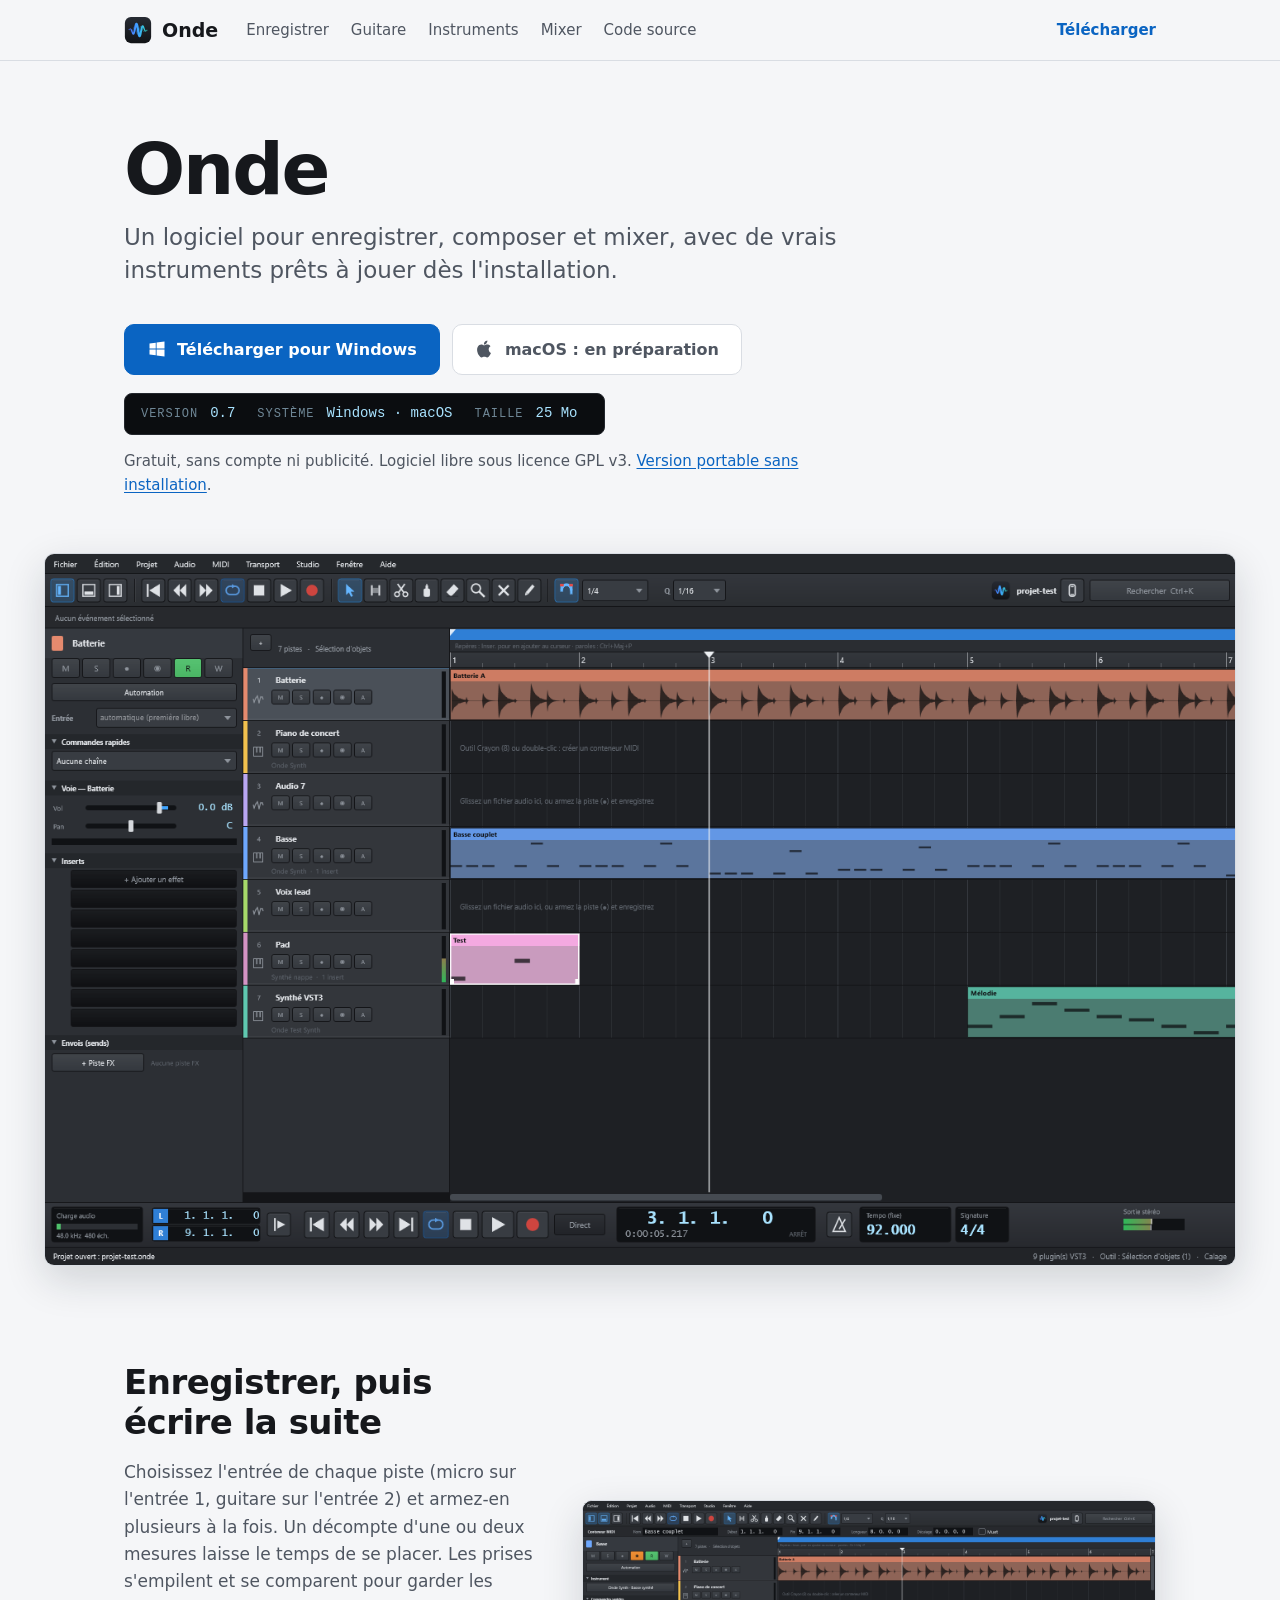
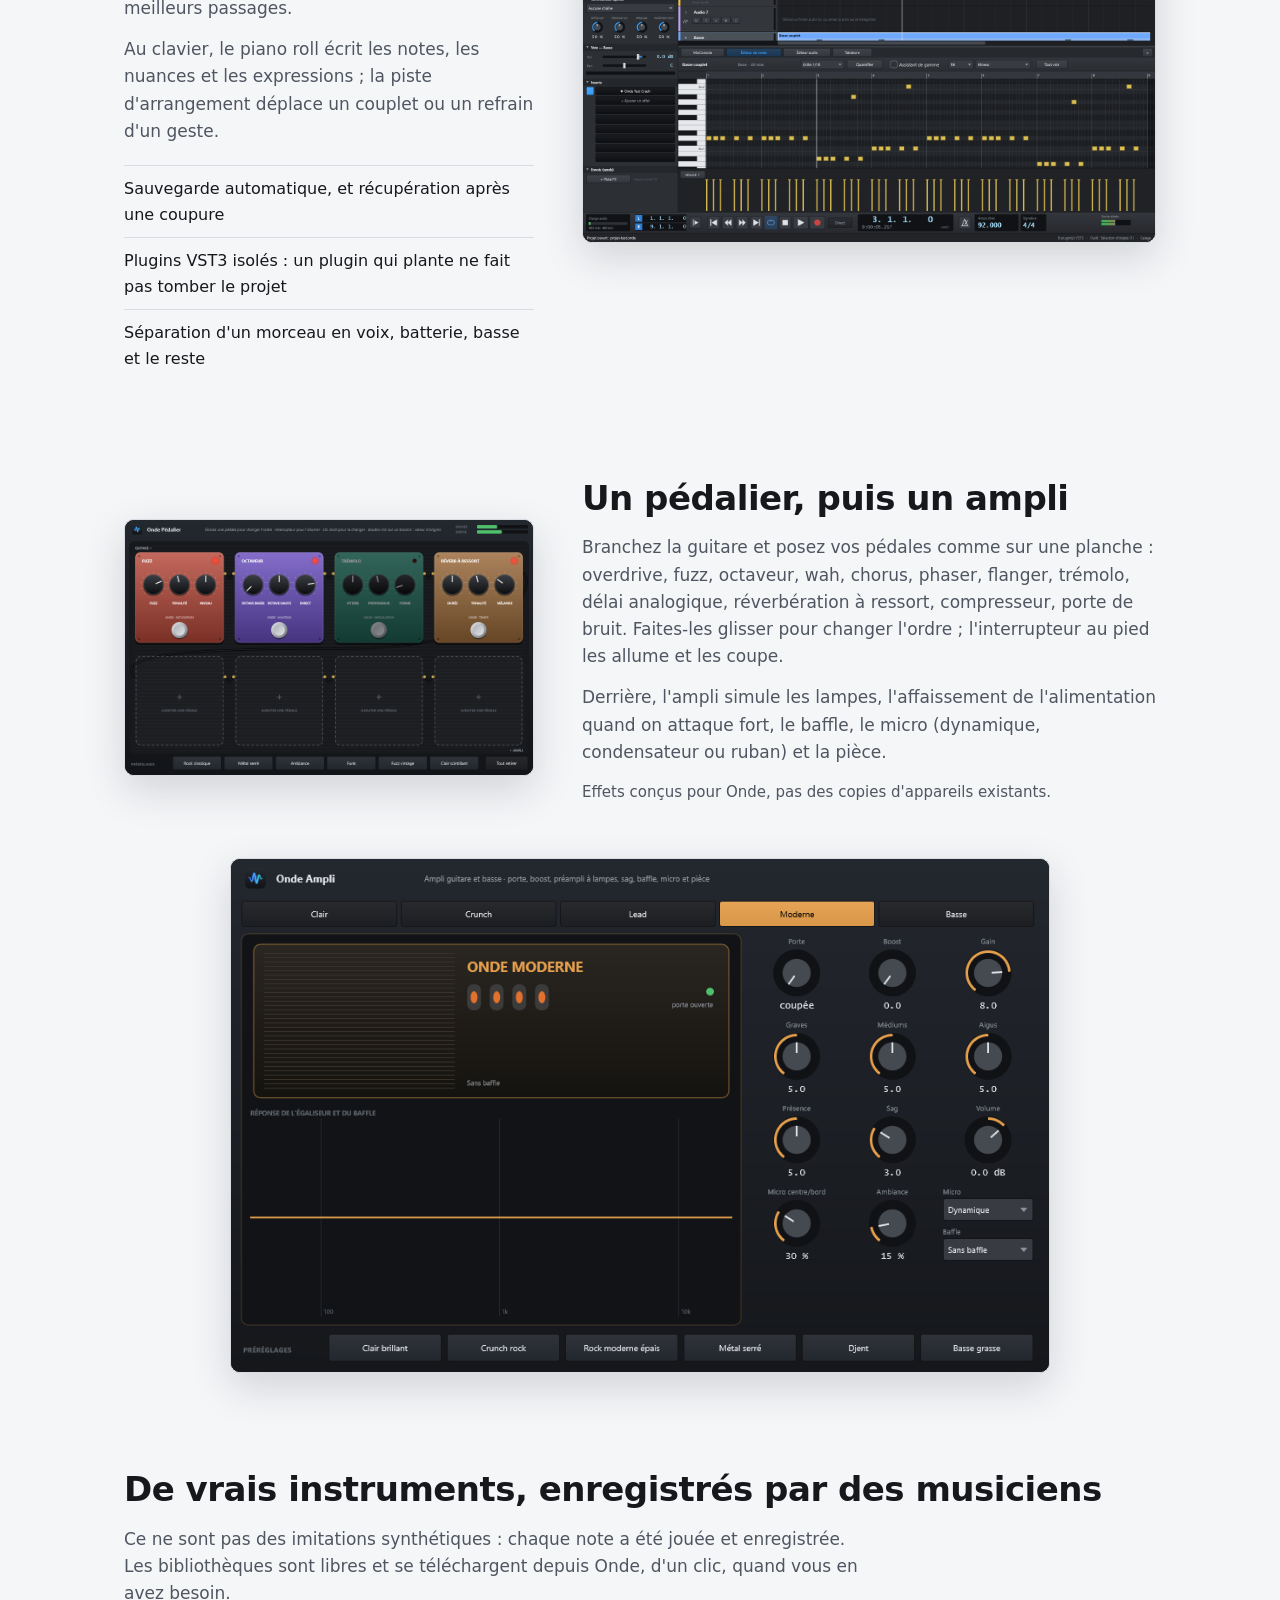
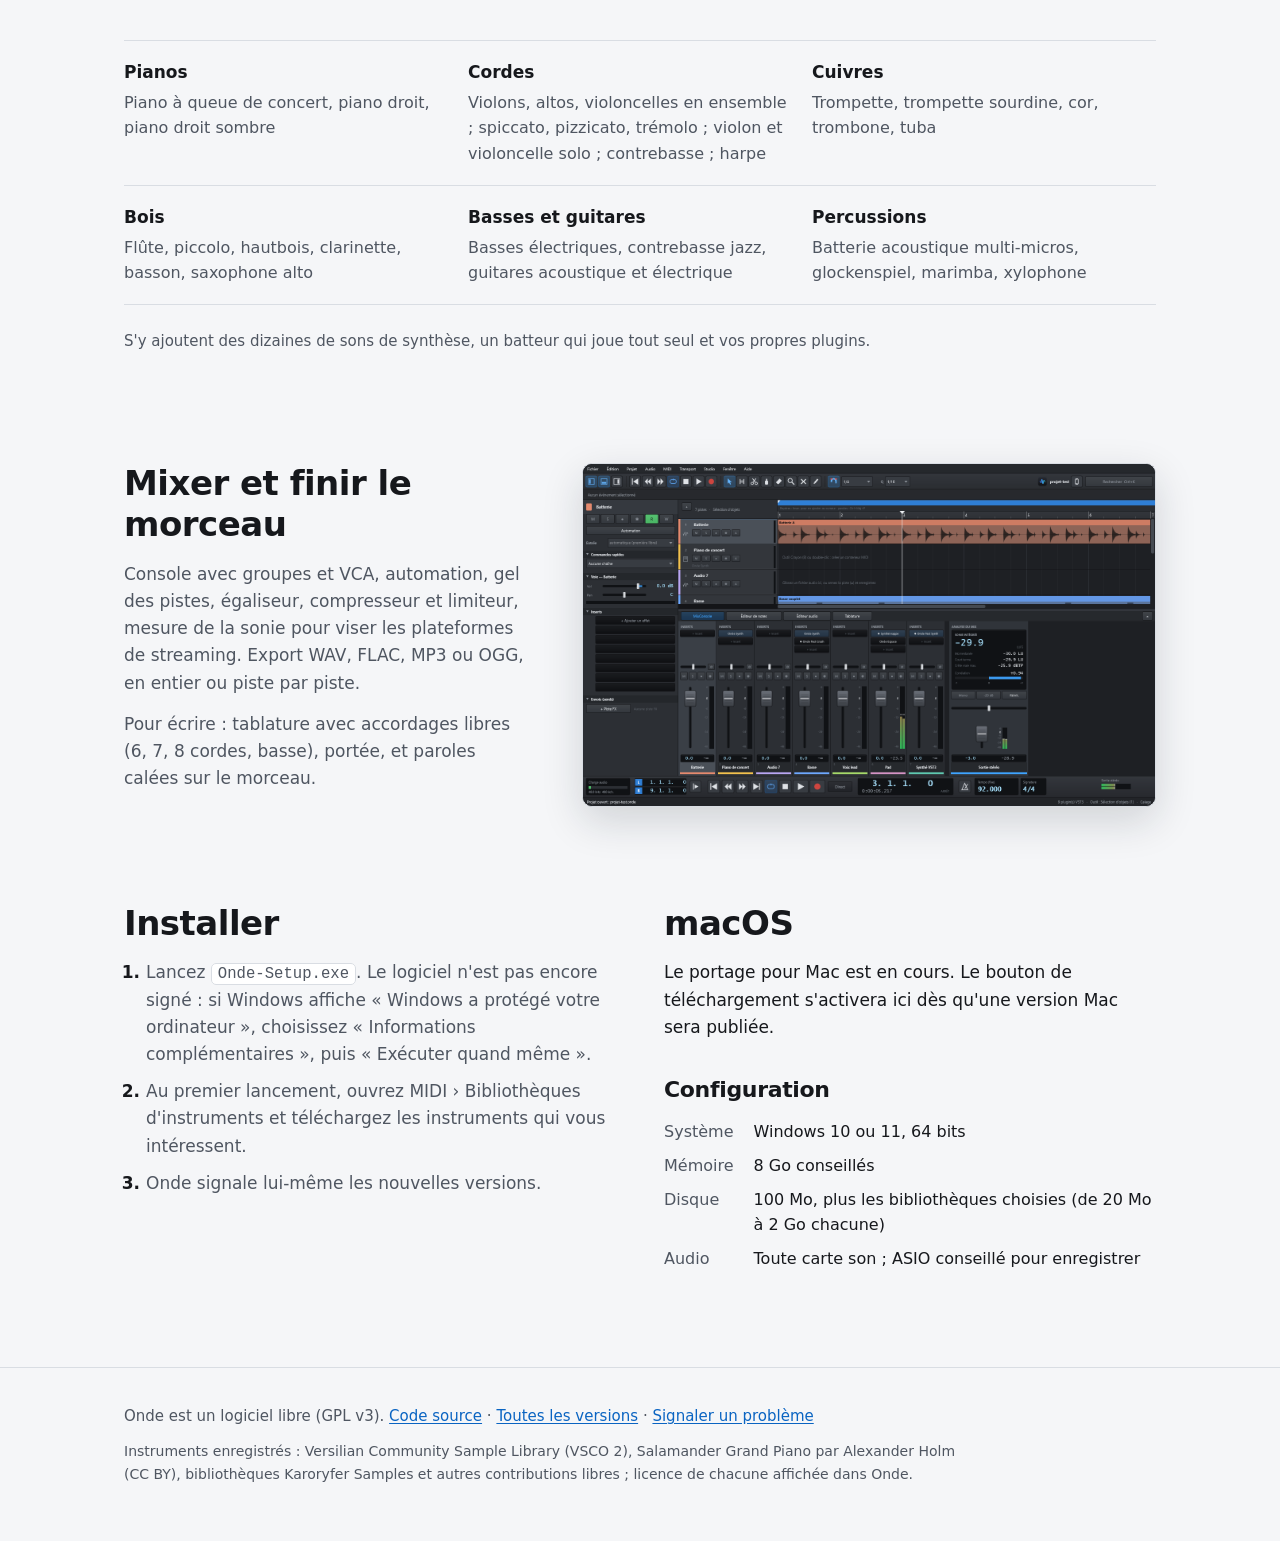
<file: site/index.html>
<!doctype html>
<html lang="fr">
<head>
<meta charset="utf-8">
<meta name="viewport" content="width=device-width, initial-scale=1">
<meta http-equiv="Content-Security-Policy" content="default-src 'none'; script-src 'self'; style-src 'self'; img-src 'self'; connect-src https://api.github.com; base-uri 'none'; form-action 'none'">
<meta name="referrer" content="no-referrer">
<meta name="color-scheme" content="dark light">
<title>Onde · logiciel de musique libre pour Windows et macOS</title>
<meta name="description" content="Onde est un logiciel de musique libre et gratuit : enregistrement, piano roll, mixage, vrais instruments enregistrés, ampli et pédalier guitare, batteur, tablature.">
<meta property="og:title" content="Onde · logiciel de musique libre">
<meta property="og:description" content="Enregistrer, composer et mixer, avec de vrais instruments prêts à jouer. Gratuit et libre.">
<meta property="og:image" content="images/arrangement.png">
<link rel="icon" type="image/svg+xml" href="images/logo.svg">
<link rel="icon" type="image/png" sizes="32x32" href="images/logo-32.png">
<link rel="apple-touch-icon" href="images/logo-192.png">
<link rel="stylesheet" href="site.css">
<script src="site.js" defer></script>
</head>
<body>
<a class="skip" href="#contenu">Aller au contenu</a>

<header class="bar">
  <div class="wrap bar-in">
    <a class="brand" href="#haut" aria-label="Onde, haut de la page">
      <img src="images/logo.svg" width="28" height="28" alt="">
      <span>Onde</span>
    </a>
    <nav aria-label="Sections">
      <a href="#enregistrer">Enregistrer</a>
      <a href="#guitare">Guitare</a>
      <a href="#instruments">Instruments</a>
      <a href="#mixer">Mixer</a>
      <a href="https://github.com/SkaiKruw/onde" rel="noopener">Code source</a>
    </nav>
    <a class="bar-cta" href="#telecharger">Télécharger</a>
  </div>
</header>

<main id="contenu">
  <section class="hero" id="haut">
    <div class="wrap">
      <h1>Onde</h1>
      <p class="tagline">Un logiciel pour enregistrer, composer et mixer, avec de vrais instruments prêts à jouer dès l'installation.</p>

      <div class="get" id="telecharger">
        <div class="get-actions">
          <a class="button primary" id="win-btn" href="https://github.com/SkaiKruw/onde/releases/latest" rel="noopener">
            <svg aria-hidden="true" viewBox="0 0 24 24"><path d="M3 5.5 10.5 4.4v7.1H3zM11.5 4.3 21 3v8.5h-9.5zM3 12.5h7.5v7.1L3 18.5zM11.5 12.5H21V21l-9.5-1.3z"/></svg>
            <span>Télécharger pour Windows</span>
          </a>
          <a class="button" id="mac-btn" href="#mac">
            <svg aria-hidden="true" viewBox="0 0 24 24"><path d="M16.4 12.6c0-2.6 2.1-3.8 2.2-3.9-1.2-1.8-3.1-2-3.7-2-1.6-.2-3.1.9-3.9.9-.8 0-2-.9-3.4-.9-1.7 0-3.3 1-4.2 2.6-1.8 3.1-.5 7.7 1.3 10.2.9 1.2 1.9 2.6 3.2 2.6 1.3-.1 1.8-.8 3.3-.8 1.6 0 2 .8 3.4.8 1.4 0 2.3-1.3 3.1-2.5 1-1.4 1.4-2.8 1.4-2.9 0 0-2.7-1-2.7-4.1zM13.8 5c.7-.9 1.2-2 1-3.2-1 .1-2.3.7-3 1.6-.7.8-1.2 2-1.1 3.1 1.2.1 2.3-.6 3.1-1.5z"/></svg>
            <span id="mac-label">macOS : en préparation</span>
          </a>
        </div>
        <div class="lcd" aria-live="polite">
          <span class="lcd-key">VERSION</span><span class="lcd-val" id="rel-version">0.7</span>
          <span class="lcd-key">SYSTÈME</span><span class="lcd-val">Windows · macOS</span>
          <span class="lcd-key">TAILLE</span><span class="lcd-val" id="rel-size">25 Mo</span>
          <span class="lcd-key" id="rel-date-key" hidden>PUBLIÉE</span><span class="lcd-val" id="rel-date" hidden></span>
        </div>
        <p class="fine">Gratuit, sans compte ni publicité. Logiciel libre sous licence GPL v3.
          <a id="win-zip" href="https://github.com/SkaiKruw/onde/releases/latest" rel="noopener">Version portable sans installation</a>.</p>
      </div>
    </div>
    <div class="wrap wide">
      <img class="shot" src="images/arrangement.png" width="1440" height="860"
           alt="Fenêtre principale d'Onde : pistes de batterie, basse, guitare et voix, régions colorées sur la ligne de temps, barre de transport en haut.">
    </div>
  </section>

  <section class="feature" id="enregistrer" aria-labelledby="t-enr">
    <div class="wrap split">
      <div class="text">
        <h2 id="t-enr">Enregistrer, puis écrire la suite</h2>
        <p>Choisissez l'entrée de chaque piste (micro sur l'entrée 1, guitare sur l'entrée 2) et armez-en plusieurs à la fois. Un décompte d'une ou deux mesures laisse le temps de se placer. Les prises s'empilent et se comparent pour garder les meilleurs passages.</p>
        <p>Au clavier, le piano roll écrit les notes, les nuances et les expressions ; la piste d'arrangement déplace un couplet ou un refrain d'un geste.</p>
        <ul class="facts">
          <li>Sauvegarde automatique, et récupération après une coupure</li>
          <li>Plugins VST3 isolés : un plugin qui plante ne fait pas tomber le projet</li>
          <li>Séparation d'un morceau en voix, batterie, basse et le reste</li>
        </ul>
      </div>
      <img class="shot" src="images/piano-roll.png" width="1440" height="860" loading="lazy"
           alt="Piano roll d'Onde : notes d'une mélodie sur une grille, vélocités en dessous.">
    </div>
  </section>

  <section class="feature" id="guitare" aria-labelledby="t-gtr">
    <div class="wrap split reverse">
      <div class="text">
        <h2 id="t-gtr">Un pédalier, puis un ampli</h2>
        <p>Branchez la guitare et posez vos pédales comme sur une planche : overdrive, fuzz, octaveur, wah, chorus, phaser, flanger, trémolo, délai analogique, réverbération à ressort, compresseur, porte de bruit. Faites-les glisser pour changer l'ordre ; l'interrupteur au pied les allume et les coupe.</p>
        <p>Derrière, l'ampli simule les lampes, l'affaissement de l'alimentation quand on attaque fort, le baffle, le micro (dynamique, condensateur ou ruban) et la pièce.</p>
        <p class="note">Effets conçus pour Onde, pas des copies d'appareils existants.</p>
      </div>
      <img class="shot" src="images/pedalier.png" width="960" height="600" loading="lazy"
           alt="Onde Pédalier : quatre pédales reliées par des câbles (fuzz, octaveur, trémolo éteint, réverbération à ressort) et quatre emplacements libres.">
    </div>
    <div class="wrap">
      <img class="shot narrow" src="images/ampli.png" width="940" height="590" loading="lazy"
           alt="Onde Ampli : modèles Clair, Crunch, Lead, Moderne et Basse, façade avec lampes, boutons de gain, égaliseur, sag, micro et ambiance.">
    </div>
  </section>

  <section class="feature" id="instruments" aria-labelledby="t-ins">
    <div class="wrap">
      <h2 id="t-ins">De vrais instruments, enregistrés par des musiciens</h2>
      <p class="lead">Ce ne sont pas des imitations synthétiques : chaque note a été jouée et enregistrée. Les bibliothèques sont libres et se téléchargent depuis Onde, d'un clic, quand vous en avez besoin.</p>
      <div class="families">
        <div><h3>Pianos</h3><p>Piano à queue de concert, piano droit, piano droit sombre</p></div>
        <div><h3>Cordes</h3><p>Violons, altos, violoncelles en ensemble ; spiccato, pizzicato, trémolo ; violon et violoncelle solo ; contrebasse ; harpe</p></div>
        <div><h3>Cuivres</h3><p>Trompette, trompette sourdine, cor, trombone, tuba</p></div>
        <div><h3>Bois</h3><p>Flûte, piccolo, hautbois, clarinette, basson, saxophone alto</p></div>
        <div><h3>Basses et guitares</h3><p>Basses électriques, contrebasse jazz, guitares acoustique et électrique</p></div>
        <div><h3>Percussions</h3><p>Batterie acoustique multi-micros, glockenspiel, marimba, xylophone</p></div>
      </div>
      <p class="note">S'y ajoutent des dizaines de sons de synthèse, un batteur qui joue tout seul et vos propres plugins.</p>
    </div>
  </section>

  <section class="feature" id="mixer" aria-labelledby="t-mix">
    <div class="wrap split">
      <div class="text">
        <h2 id="t-mix">Mixer et finir le morceau</h2>
        <p>Console avec groupes et VCA, automation, gel des pistes, égaliseur, compresseur et limiteur, mesure de la sonie pour viser les plateformes de streaming. Export WAV, FLAC, MP3 ou OGG, en entier ou piste par piste.</p>
        <p>Pour écrire : tablature avec accordages libres (6, 7, 8 cordes, basse), portée, et paroles calées sur le morceau.</p>
      </div>
      <img class="shot" src="images/mixeur.png" width="1440" height="860" loading="lazy"
           alt="Console de mixage d'Onde : tranches avec vumètres, faders, envois et effets.">
    </div>
  </section>

  <section class="install" aria-labelledby="t-inst">
    <div class="wrap split top">
      <div>
        <h2 id="t-inst">Installer</h2>
        <ol>
          <li>Lancez <code>Onde-Setup.exe</code>. Le logiciel n'est pas encore signé : si Windows affiche « Windows a protégé votre ordinateur », choisissez « Informations complémentaires », puis « Exécuter quand même ».</li>
          <li>Au premier lancement, ouvrez MIDI › Bibliothèques d'instruments et téléchargez les instruments qui vous intéressent.</li>
          <li>Onde signale lui-même les nouvelles versions.</li>
        </ol>
        <p class="note" id="checksum"></p>
      </div>
      <div id="mac">
        <h2>macOS</h2>
        <p id="mac-text">Le portage pour Mac est en cours. Le bouton de téléchargement s'activera ici dès qu'une version Mac sera publiée.</p>
        <h2 class="sp">Configuration</h2>
        <dl class="specs">
          <dt>Système</dt><dd>Windows 10 ou 11, 64 bits</dd>
          <dt>Mémoire</dt><dd>8 Go conseillés</dd>
          <dt>Disque</dt><dd>100 Mo, plus les bibliothèques choisies (de 20 Mo à 2 Go chacune)</dd>
          <dt>Audio</dt><dd>Toute carte son ; ASIO conseillé pour enregistrer</dd>
        </dl>
      </div>
    </div>
  </section>
</main>

<footer>
  <div class="wrap foot">
    <p>Onde est un logiciel libre (GPL v3). <a href="https://github.com/SkaiKruw/onde" rel="noopener">Code source</a> · <a href="https://github.com/SkaiKruw/onde/releases" rel="noopener">Toutes les versions</a> · <a href="https://github.com/SkaiKruw/onde/issues" rel="noopener">Signaler un problème</a></p>
    <p class="credits">Instruments enregistrés : Versilian Community Sample Library (VSCO 2), Salamander Grand Piano par Alexander Holm (CC BY), bibliothèques Karoryfer Samples et autres contributions libres ; licence de chacune affichée dans Onde.</p>
  </div>
</footer>
</body>
</html>
</file>
<file: site/site.css>
/* Onde : page de téléchargement. Couleurs reprises du logiciel (thème sombre par défaut, clair si le système le demande). */
:root {
  --surface: #111316;      /* fond */
  --raised: #1b1e23;       /* blocs */
  --line: #2c3037;
  --text: #e8eaed;
  --text-2: #a3a9b2;
  --accent: #3fa4ff;       /* liens, action principale */
  --on-accent: #06121f;
  --lcd-bg: #0b0d10;
  --lcd: #a9e3ff;          /* chiffres de l'afficheur, comme le compteur d'Onde */
  --lcd-key: #6f8796;
  --shadow: 0 18px 50px rgba(0, 0, 0, .45);
  color-scheme: dark;
}
@media (prefers-color-scheme: light) {
  :root {
    --surface: #f5f6f8;
    --raised: #ffffff;
    --line: #d9dde3;
    --text: #16181c;
    --text-2: #4f5661;
    --accent: #0a64c2;
    --on-accent: #ffffff;
    --shadow: 0 14px 40px rgba(20, 30, 45, .16);
    color-scheme: light;
  }
}
@media (prefers-contrast: more) {
  :root { --text-2: var(--text); --line: var(--text-2); }
}

* { box-sizing: border-box; }
html { scroll-behavior: smooth; scroll-padding-top: 72px; }
@media (prefers-reduced-motion: reduce) { html { scroll-behavior: auto; } }
body {
  margin: 0;
  background: var(--surface);
  color: var(--text);
  font: 17px/1.6 "Segoe UI Variable Text", "Segoe UI", -apple-system, BlinkMacSystemFont, system-ui, sans-serif;
  -webkit-text-size-adjust: 100%;
}
img { max-width: 100%; height: auto; display: block; }
a { color: var(--accent); text-underline-offset: 2px; }
a:hover { text-decoration-thickness: 2px; }
:focus-visible { outline: 3px solid var(--accent); outline-offset: 3px; border-radius: 4px; }
code { font: .92em ui-monospace, "Cascadia Mono", Consolas, monospace; background: var(--raised); border: 1px solid var(--line); padding: 1px 6px; border-radius: 5px; }

.wrap { max-width: 1080px; margin: 0 auto; padding: 0 24px; }
.wrap.wide { max-width: 1240px; }
@media (max-width: 600px) { .wrap { padding: 0 16px; } }

.skip { position: absolute; left: 12px; top: -60px; background: var(--accent); color: var(--on-accent); padding: 8px 14px; border-radius: 8px; z-index: 10; }
.skip:focus { top: 12px; }

/* Barre du haut */
.bar { position: sticky; top: 0; z-index: 5; background: var(--surface); border-bottom: 1px solid var(--line); }
.bar-in { display: flex; align-items: center; gap: 28px; height: 60px; }
.brand { display: flex; align-items: center; gap: 10px; color: var(--text); text-decoration: none; font-weight: 650; font-size: 19px; }
.bar nav { display: flex; gap: 22px; font-size: 15px; }
.bar nav a { color: var(--text-2); text-decoration: none; }
.bar nav a:hover { color: var(--text); }
.bar-cta { margin-left: auto; font-size: 15px; font-weight: 600; text-decoration: none; }
@media (max-width: 860px) { .bar nav { display: none; } }

/* En-tête */
.hero { padding: 72px 0 0; }
.hero h1 { font-size: clamp(44px, 7vw, 72px); line-height: 1; letter-spacing: -0.03em; margin: 0 0 16px; font-weight: 700; }
.tagline { font-size: clamp(19px, 2.2vw, 23px); line-height: 1.45; color: var(--text-2); max-width: 34em; margin: 0 0 36px; }

.get { margin-bottom: 56px; }
.get-actions { display: flex; flex-wrap: wrap; gap: 12px; margin-bottom: 18px; }
.button {
  display: inline-flex; align-items: center; gap: 10px; min-height: 48px; padding: 12px 22px;
  border-radius: 10px; border: 1px solid var(--line); background: var(--raised); color: var(--text);
  font-weight: 600; font-size: 16px; text-decoration: none;
}
.button svg { width: 20px; height: 20px; fill: currentColor; flex: none; }
.button:hover { border-color: var(--text-2); }
.button.primary { background: var(--accent); border-color: var(--accent); color: var(--on-accent); }
.button.primary:hover { filter: brightness(1.07); }
.button[aria-disabled="true"] { color: var(--text-2); }
@media (max-width: 520px) { .button { width: 100%; justify-content: center; } }

/* L'afficheur : même allure que le compteur du logiciel */
.lcd {
  display: inline-grid; grid-auto-flow: column; grid-template-rows: auto; align-items: baseline; gap: 4px 12px;
  background: var(--lcd-bg); border: 1px solid #23272d; border-radius: 8px; padding: 10px 16px;
  font: 14px/1.4 ui-monospace, "Cascadia Mono", Consolas, monospace;
}
.lcd-key { color: var(--lcd-key); font-size: 12px; letter-spacing: .08em; }
.lcd-val { color: var(--lcd); margin-right: 10px; }
@media (max-width: 600px) { .lcd { display: grid; grid-auto-flow: row; grid-template-columns: auto 1fr; } .lcd-val { margin-right: 0; } }
.lcd-val { white-space: nowrap; }
.fine { font-size: 15px; color: var(--text-2); margin: 14px 0 0; max-width: 46em; }

.shot { border-radius: 10px; border: 1px solid var(--line); box-shadow: var(--shadow); background: #1e2024; }
.shot.narrow { max-width: min(820px, 100%); margin: 40px auto 0; }

/* Sections */
.feature, .install { padding: 96px 0 0; }
.install { padding-bottom: 96px; }
h2 { font-size: clamp(26px, 3.2vw, 34px); line-height: 1.2; letter-spacing: -0.015em; margin: 0 0 16px; }
h2.sp { margin-top: 36px; font-size: 22px; }
h3 { font-size: 17px; margin: 0 0 4px; }
p { margin: 0 0 14px; }
.text p { color: var(--text-2); }
.lead { color: var(--text-2); max-width: 44em; margin-bottom: 32px; }
.note { font-size: 15px; color: var(--text-2); }

.split { display: grid; grid-template-columns: 5fr 7fr; gap: 48px; align-items: center; }
.split.reverse > .text { order: 2; }
.split.top { align-items: start; grid-template-columns: 1fr 1fr; }
@media (max-width: 880px) {
  .split, .split.top { grid-template-columns: 1fr; gap: 28px; }
  .split.reverse > .text { order: 0; }
}

.facts { list-style: none; padding: 0; margin: 20px 0 0; }
.facts li { padding: 10px 0; border-top: 1px solid var(--line); font-size: 16px; }

.families { display: grid; grid-template-columns: repeat(3, 1fr); border-top: 1px solid var(--line); }
.families > div { padding: 18px 20px 18px 0; border-bottom: 1px solid var(--line); }
.families p { color: var(--text-2); font-size: 16px; margin: 0; }
@media (max-width: 880px) { .families { grid-template-columns: 1fr 1fr; } }
@media (max-width: 560px) { .families { grid-template-columns: 1fr; } }
.families + .note { margin-top: 24px; }

.install ol { padding-left: 22px; margin: 0 0 16px; }
.install li { margin-bottom: 10px; color: var(--text-2); }
.install li::marker { color: var(--text); font-weight: 600; }
.specs { display: grid; grid-template-columns: auto 1fr; gap: 8px 20px; margin: 0; font-size: 16px; }
.specs dt { color: var(--text-2); }
.specs dd { margin: 0; }
#checksum { word-break: break-all; font-family: ui-monospace, "Cascadia Mono", Consolas, monospace; font-size: 13px; }

footer { border-top: 1px solid var(--line); padding: 32px 0 48px; font-size: 15px; color: var(--text-2); }
.foot p { margin: 0 0 8px; max-width: 60em; }
.credits { font-size: 14px; }
.foot a { display: inline-block; padding: 4px 0; }
</file>
